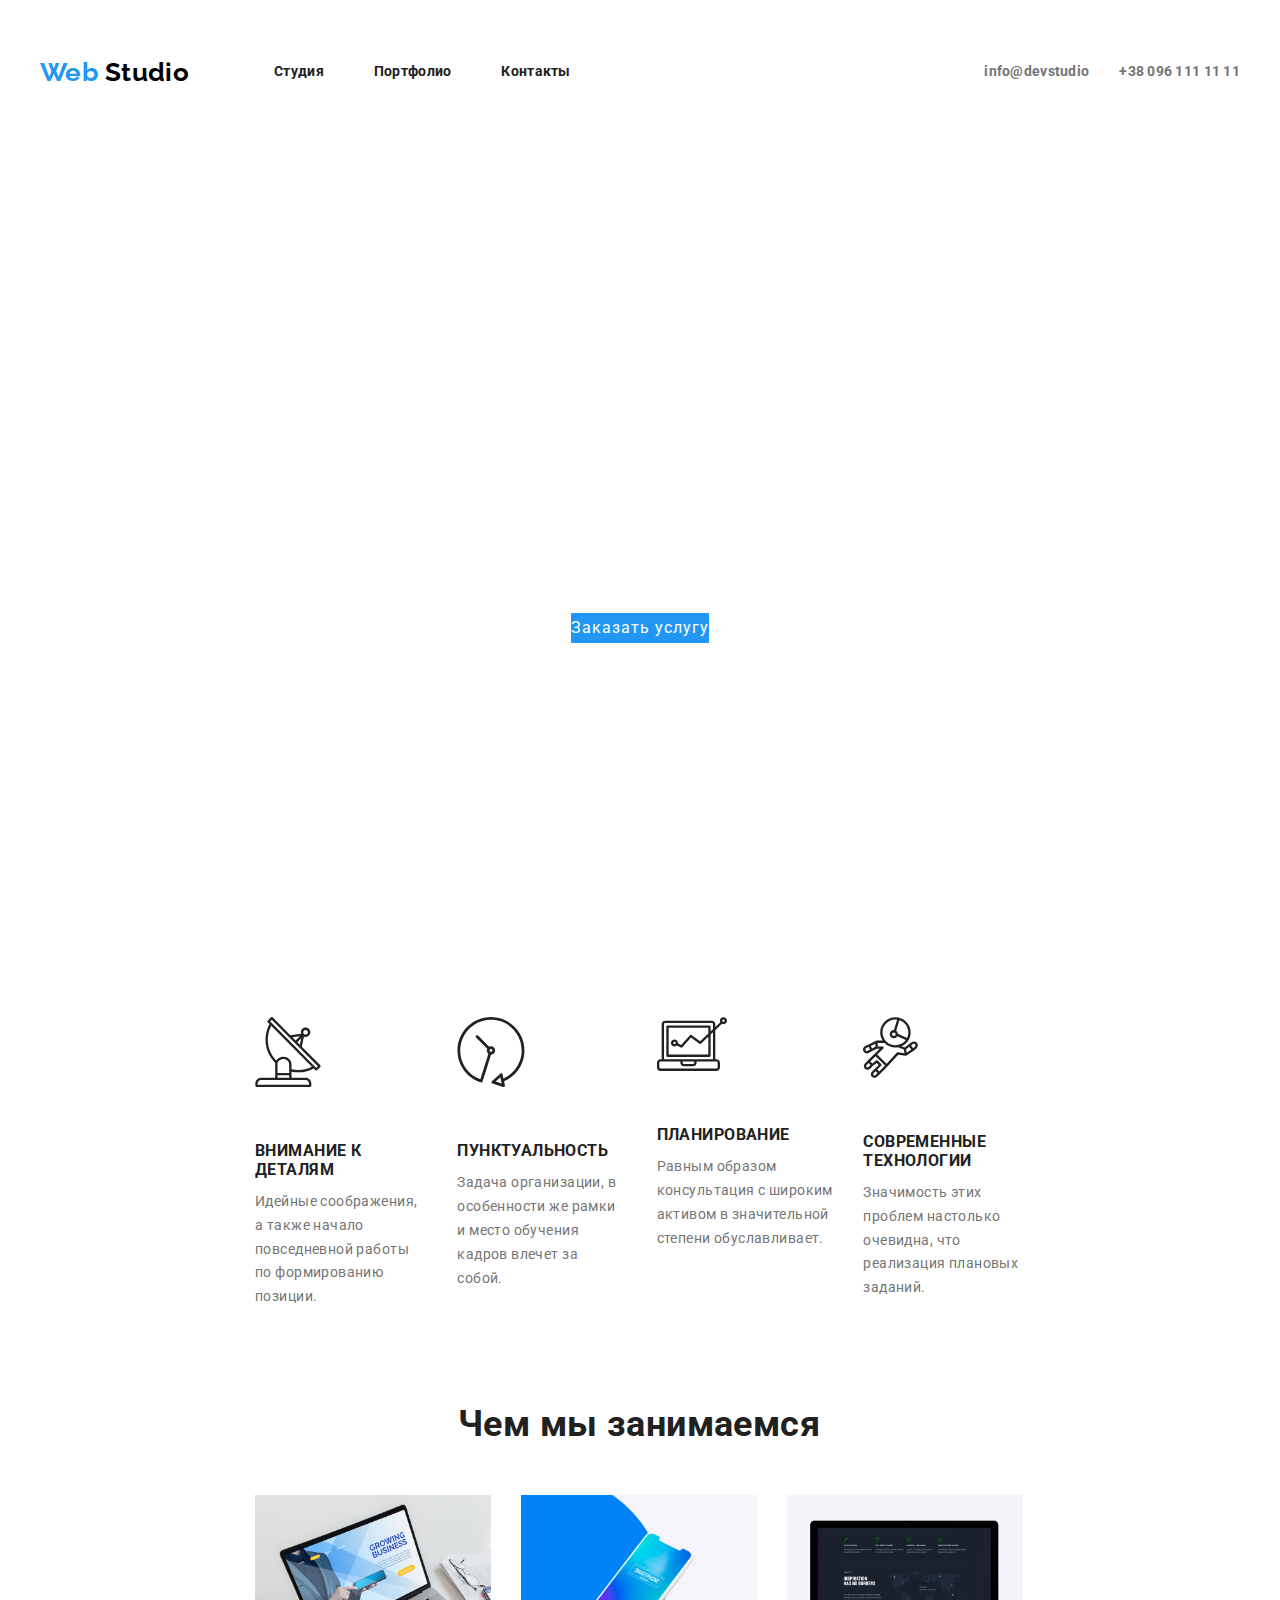
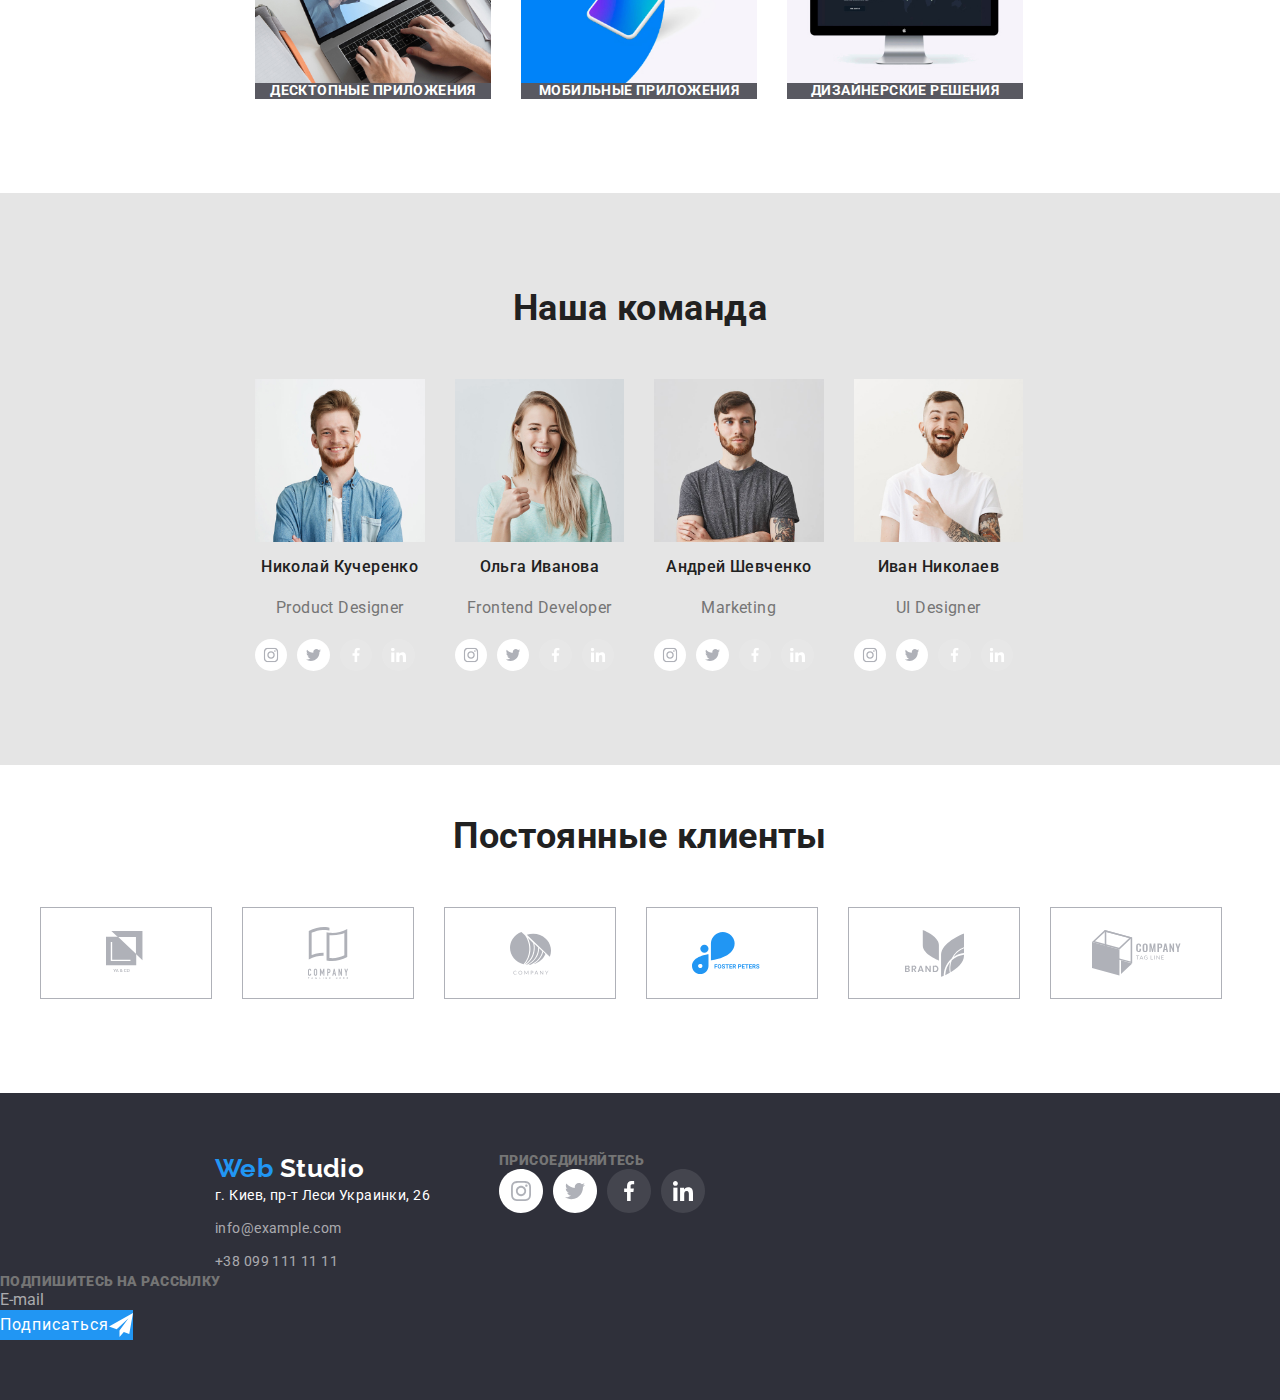
<file: index.html>
<!DOCTYPE html>
<html lang="ru">
<head>
    <meta charset="UTF-8">
    <meta name="viewport" content="Верстка макета/">
    <title>Web Studio</title>
    <link href="https://fonts.googleapis.com/css2?family=Raleway:wght@100;600&family=Roboto:wght@100;400;500;700;900&display=swap" rel="stylesheet">
    <link rel="stylesheet" href="./css/normalize.css">
    <link rel="stylesheet" href="./css/styles.css">
</head>
<body>
    <!--ШАПКА САЙТА-->
    <header class="header">
    <div class="container">
    <nav class="navigation">
        <a class="logo-link" href="index.html" lang="en"><span class="web-link">Web </span>Studio</a>
        <ul class="navigation-list list">
            <li class="navigation-list-item">
            <a class="navigation-list-link link" href="index.html">Студия</a>    
            </li>
            <li class="navigation-list-item">
            <a class="navigation-list-link link" href="portfolio.html">Портфолио</a> 
            </li>
            <li class="navigation-list-item">
            <a class="navigation-list-link link" href="">Контакты</a> 
            </li>
        </ul>
    </nav>
    <ul class="header-adress list">
        <li>
            <a class="header-adress mail link" href="mailto:info@devstudio">info@devstudio</a>
        </li>
        <li>
            <a class="header-adress link" href="tel:380961111111">+38 096 111 11 11</a>
        </li>
    </ul>
    </div>
    </header>
    <main>
        <!--Заказ услуг-->
        <section class="hero">
            <H1 class="hero-title">ЭФФЕКТИВНЫЕ РЕШЕНИЯ ДЛЯ ВАШЕГО БИЗНЕСА</H1>
            <button class="modal-btn">Заказать услугу</button>
        </section>
        <!--Приоритеты компании-->
        <section>
            <h2 hidden>НАШИ ПРИОРИТЕТЫ</h2>
            <div class="container">
            <ul class="project list">
                <li class="project-link">
                    <img class="project-item" src="./images/Antena.svg" alt="фото антенки" width="66" height="70">
                    <h3 class="heading3">ВНИМАНИЕ К ДЕТАЛЯМ</h3>
                    <p class="project-description">
                        Идейные соображения, а также начало повседневной работы по формированию позиции.
                    </p>
                </li>
                <li class="project-link">
                    <img class="project-item" src="./images/Clock.svg" alt="фото часов" width="68" height="70">
                    <h3 class="heading3">ПУНКТУАЛЬНОСТЬ</h3>
                    <P class="project-description">
                        Задача организации, в особенности же рамки и место обучения кадров влечет за собой.
                    </P>
                </li>
                <li class="project-link">
                    <img class="project-item" src="./images/Nout.svg" alt="фото ноутбука" width="70" height="54">
                    <h3 class="heading3">ПЛАНИРОВАНИЕ</h3>
                    <P class="project-description">
                        Равным образом консультация с широким активом в значительной степени обуславливает.
                    </P>
                </li>
                <li class="project-link">
                    <img class="project-item" src="./images/Technical.svg" alt="фото инопланетянина" width="55" height="61">
                    <h3 class="heading3">СОВРЕМЕННЫЕ ТЕХНОЛОГИИ</h3>
                    <p class="project-description">
                        Значимость этих проблем настолько очевидна, что реализация плановых заданий.
                    </p>
                </li>
            </ul>
            </div>
        </section>
        <!--Виды деятельности-->
        <section>
            <div class="container">
            <div class="section-container">
            <h2 class="title2">Чем мы занимаемся</h2>
            <ul class="activities-list list">
                <li class="activities-link">
                    <img src="./images/img.jpg" alt="фото ноутбука" width="370" height="294">
                    <p class="activities">ДЕСКТОПНЫЕ ПРИЛОЖЕНИЯ</p>
                </li>
                <li class="activities-link">
                    <img src="./images/box.jpg" alt="фото телефона" width="370" height="294">
                    <p class="activities">МОБИЛЬНЫЕ ПРИЛОЖЕНИЯ</p>
                </li>
                <li class="activities-link">
                    <img src="./images/img(1).jpg" alt="фото монитора" width="370" height="294">
                    <p class="activities">ДИЗАЙНЕРСКИЕ РЕШЕНИЯ</p>
                </li>
            </ul>
            </div>
            </div>
        </section>
        <!--Наши сотрудники-->
        <section class="staff-list">
        <div class="container">
        <div class="container-title">
        <h2 class="title2">Наша команда</h2>
        </div>
         <div class="section-container">
            <ul class="about-staff-list list">
             <li class="staff-link">
                <img class="staff-img" src="./images/Photo1.jpg" alt="фото продуктового дизайнера" width="270" height="260">
                <h3 class="title3">Николай Кучеренко</h3>
                <p class="staff">Product Designer</p>
                    <ul class="social list">
                    <li class="social-link">
                        <a class="social-list-link link" href="" aria-label="иконка инстаграмма"></a>
                        <img src="./images/instagram.svg" alt="иконка инстаграмма">
                    </li>
                    <li class="social-link">
                        <a class="social-list-link link" href="" aria-label="иконка твиттера"></a>
                        <img src="./images/Twitter.svg" alt="иконка твиттера">
                    </li>
                    <li class="social-link">
                        <a class="social-list-link link" href="" aria-label="иконка фейсбука"></a>
                        <img src="./images/facebook.svg" alt="иконка фейсбука">
                    </li>
                    <li class="social-link">
                        <a class="social-list-link link" href="" aria-label="иконка ликедина"></a>
                        <img src="./images/LinkedIn.svg" alt="иконка ликедина">
                    </li>
                    </ul>
              </li>
              <li class="staff-link">
                <img class="staff-img" src="./images/Photo2.jpg" alt="фото разработчика" width="270" height="260">
                <h3 class="title3">Ольга Иванова</h3>
                <p class="staff">Frontend Developer</p>
                <ul class="social list">
                    <li class="social-link">
                        <a class="social-list-link link" href="" aria-label="иконка инстаграмма"></a>
                        <img src="./images/instagram.svg" alt="иконка инстаграмма">
                    </li>
                    <li class="social-link">
                        <a class="social-list-link link" href="" aria-label="иконка твиттера"></a>
                        <img src="./images/Twitter.svg" alt="иконка твиттера">
                    </li>
                    <li class="social-link">
                        <a class="social-list-link link" href="" aria-label="иконка фейсбука"></a>
                        <img src="./images/facebook.svg" alt="иконка фейсбука">
                    </li>
                    <li class="social-link">
                        <a class="social-list-link link" href="" aria-label="иконка ликедина"></a>
                        <img src="./images/LinkedIn.svg" alt="иконка ликедина">
                    </li>
                </ul>
              </li>
              <li class="staff-link">
                <img class="staff-img" src="./images/Photo3.jpg" alt="фото маркетолога" width="270" height="260">
                <h3 class="title3">Андрей Шевченко</h3>
                <p class="staff">Marketing</p>
                <ul class="social list">
                    <li class="social-link">
                        <a class="social-list-link link" href="" aria-label="иконка инстаграмма"></a>
                        <img src="./images/instagram.svg" alt="иконка инстаграмма">
                    </li>
                    <li class="social-link">
                        <a class="social-list-link link" href="" aria-label="иконка твиттера"></a>
                        <img src="./images/Twitter.svg" alt="иконка твиттера">
                    </li>
                    <li class="social-link">
                        <a class="social-list-link link" href="" aria-label="иконка фейсбука"></a>
                        <img src="./images/facebook.svg" alt="иконка фейсбука">
                    </li>
                    <li class="social-link">
                        <a class="social-list-link link" href="" aria-label="иконка ликедина"></a>
                        <img src="./images/LinkedIn.svg" alt="иконка ликедина">
                    </li>
                </ul>
              </li>
              <li class="staff-link">
                <img class="staff-img" src="./images/Photo4.jpg" alt="фото дизайнера" width="270" height="260">
                <h3 class="title3">Иван Николаев</h3>
                <p class="staff">UI Designer</p>
                <ul class="social list">
                        <li class="social-link">
                            <a class="social-list-link link" href="" aria-label="иконка инстаграмма"></a>
                            <img src="./images/instagram.svg" alt="иконка инстаграмма">
                        </li>
                        <li class="social-link">
                            <a class="social-list-link link" href="" aria-label="иконка твиттера"></a>
                            <img src="./images/Twitter.svg" alt="иконка твиттера">
                        </li>
                        <li class="social-link">
                            <a class="social-list-link link" href="" aria-label="иконка фейсбука"></a>
                            <img src="./images/facebook.svg" alt="иконка фейсбука">
                        </li>
                        <li class="social-link">
                            <a class="social-list-link link" href="" aria-label="иконка ликедина"></a>
                            <img src="./images/LinkedIn.svg" alt="иконка ликедина">
                        </li>
                </ul>
            </li>
        </ul>
         </div>
        </div>
        </section>
        <!--Клиенты-->
        <section>
            <div class="container">
            <div class="customer-container">    
            <h2 class="title2">Постоянные клиенты</h2>
            </div>
            <ul class="customer list">
                <li class="customer-link">
                    <a class="about-customer-link" href="">
                        <img src="./images/logo1.svg" alt="логотип компании1" width="40" height="52">
                    </a>
                </li>
                <li class="customer-link">
                    <a class="about-customer-link" href="">
                        <img src="./images/logo2.svg" alt="логотип компании2" width="40" height="52">
                    </a>
                </li>
                <li class="customer-link">
                    <a class="about-customer-link" href="">
                        <img src="./images/logo3.svg" alt="логотип компании3" width="41" height="43">
                    </a>
                </li>
                <li class="customer-link">
                    <a class="about-customer-link" href="">
                        <img src="./images/logo4.svg" alt="логотип компании4" width="80" height="43">
                    </a>
                </li>
                <li class="customer-link">
                    <a class="about-customer-link" href="">
                        <img src="./images/logo5.svg" alt="логотип компании5" width="59" height="47">
                    </a>
                </li>
                <li class="customer-link">
                    <a class="about-customer-link" href="">
                        <img src="./images/logo6.svg" alt="логотип компании6" width="89" height="46">
                    </a>
                </li>
            </ul>
            </div>
        </section>
    </main>
    <footer class="footer">
        <div class="containar">
        <div class="container-footer-adress">
        <div class="footer-containar">
        <a class="logo-footer link" href="index.html" lang="en"><span class="web-link">Web </span>Studio</a>
        <ul class="list">
            <li class="adress-footer-link">
                <address>
                <a class="adress link" href="https://goo.gl/maps/eEJU2auMTQiU7aT29" target="_blank">г. Киев, пр-т Леси Украинки, 26</a>
                </address>
            </li>
            <li class="adress-footer-link">
                <address>
                <a class="e-mail link" href="mailto:info@example.com">info@example.com</a>
                </address>
            </li>
            <li class="adress-footer-link">
                <address>
                <a class="tel link" href="tel:380991111111">+38 099 111 11 11</a>
                </address>
            </li>
        </ul>
        </div>
        <div class="social-container">
        <b class="footer-actions">ПРИСОЕДИНЯЙТЕСЬ</b>
        <ul class="social list">
            <li class="social-link">
                <a class="social-list-link link" href="" aria-label="иконка инстаграмма"></a>
                <img src="./images/instagram.svg" alt="иконка инстаграмма">
            </li>
            <li class="social-link">
                <a class="social-list-link link" href="" aria-label="иконка твиттера"></a>
                <img src="./images/Twitter.svg" alt="иконка твиттера">
            </li>
            <li class="social-link">
                <a class="social-list-link link" href="" aria-label="иконка фейсбука"></a>
                <img src="./images/facebook.svg" alt="иконка фейсбука">
            </li>
            <li class="social-link">
                <a class="social-list-link link" href="" aria-label="иконка ликедина"></a>
                <img src="./images/LinkedIn.svg" alt="иконка ликедина">
            </li>
        </ul>
        </div>
        </div>
        <b class="footer-actions">ПОДПИШИТЕСЬ НА РАССЫЛКУ</b>
        <button class="button-e-mail">E-mail</button>
        <button class="button-subscribe">Подписаться
            <img src="./images/icon.svg" alt=""></button>
        </div>
    </footer>
</body>
</html>
</file>
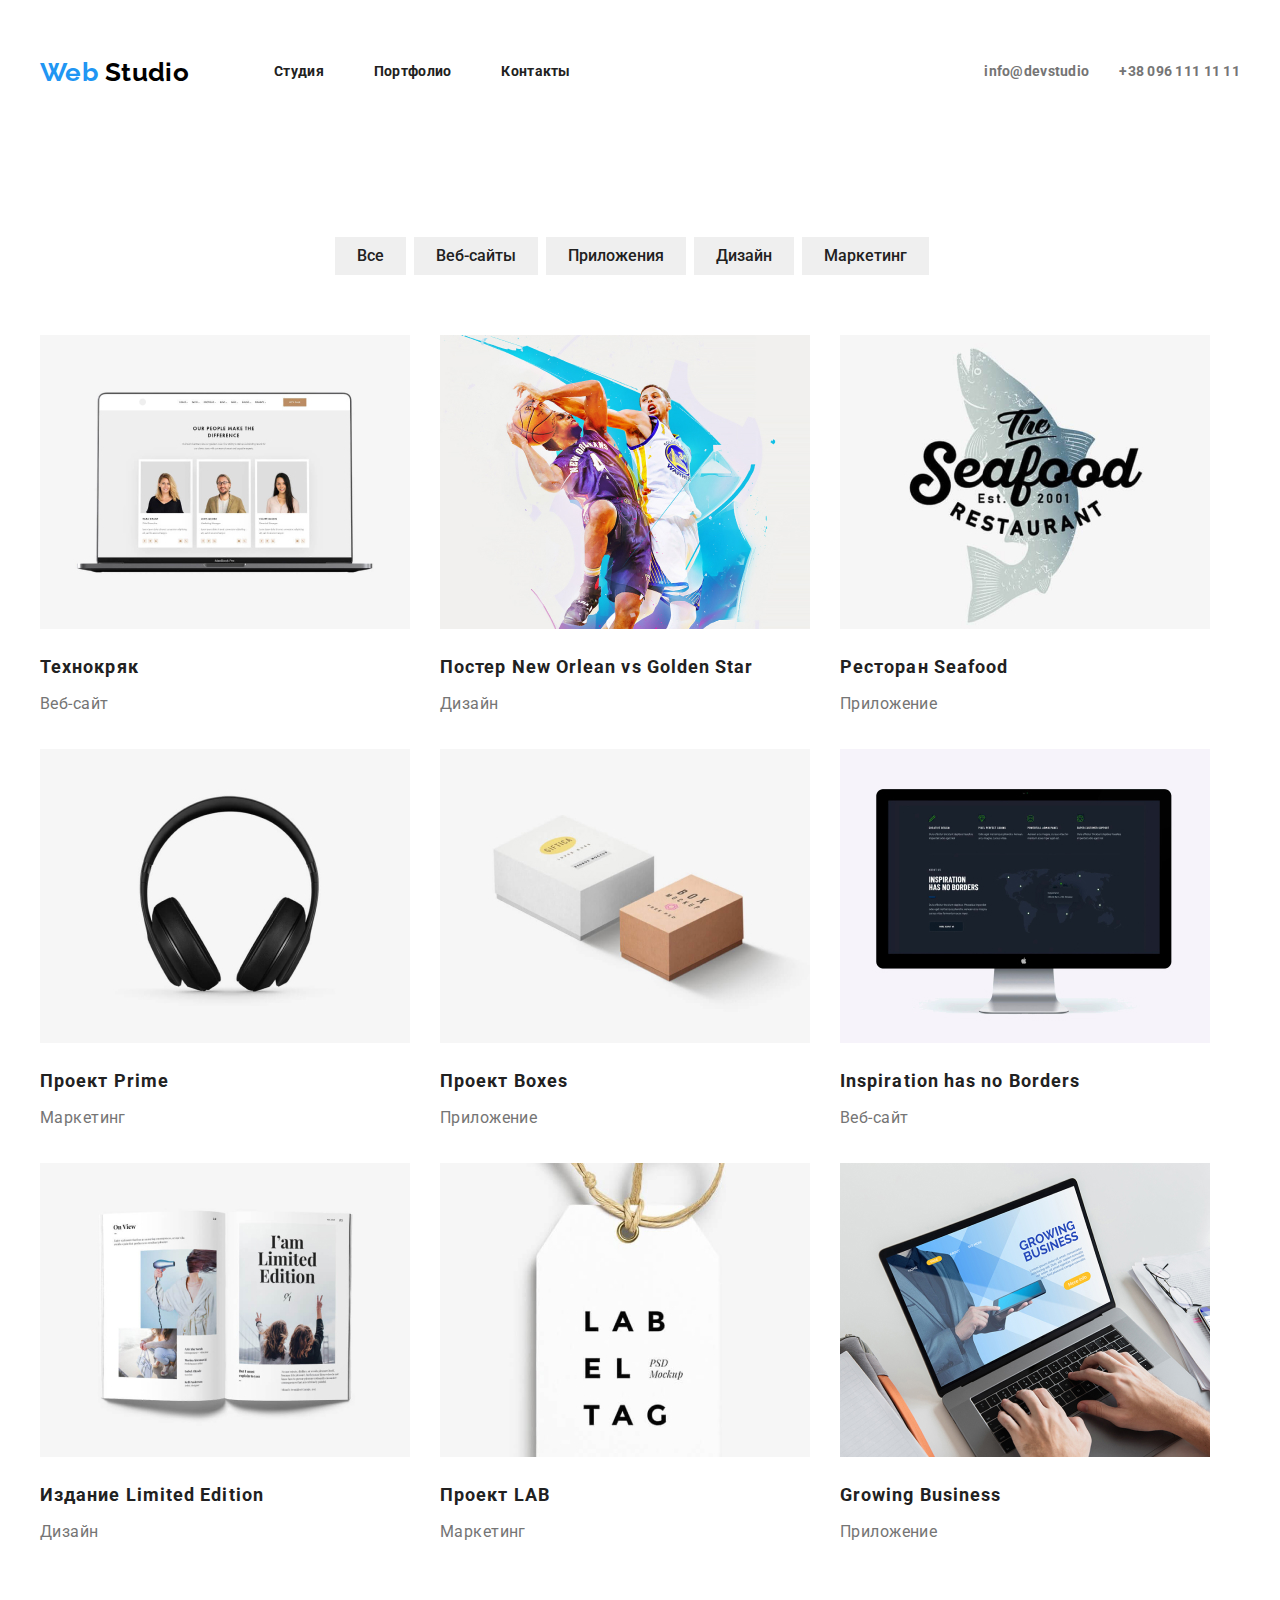
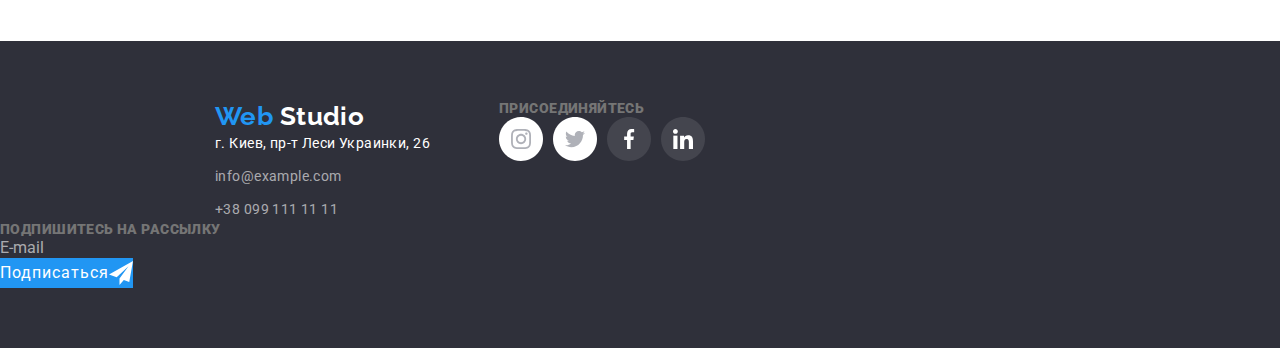
<file: portfolio.html>
<!DOCTYPE html>
<html lang="en">
<head>
    <meta charset="UTF-8">
    <meta name="viewport" content="width=device-width, initial-scale=1.0">
    <title>Document</title>
    <link href="https://fonts.googleapis.com/css2?family=Raleway:wght@100;600&family=Roboto:wght@100;400;500;700;900&display=swap" rel="stylesheet">
    <link rel="stylesheet" href="./css/normalize.css">
    <link rel="stylesheet" href="./css/styles.css">
</head>
<body>
    <!--ШАПКА САЙТА-->
    <header class="header">
        <div class="container">
        <nav class="navigation">
            <a class="logo-link" href="index.html" lang="en"><span class="web-link">Web </span>Studio</a>
            <ul class="navigation-list list">
                <li class="navigation-list-item">
                <a class="navigation-list-link link" href="index.html">Студия</a>    
                </li>
                <li class="navigation-list-item">
                <a class="navigation-list-link link" href="portfolio.html">Портфолио</a> 
                </li>
                <li class="navigation-list-item">
                <a class="navigation-list-link link" href="">Контакты</a> 
                </li>
            </ul>
        </nav>
        <ul class="header-adress list">
            <li>
                <a class="header-adress mail link" href="mailto:info@devstudio">info@devstudio</a>
            </li>
            <li>
                <a class="header-adress link" href="tel:380961111111">+38 096 111 11 11</a>
            </li>
        </ul>
        </div>
        </header>
    <main>
        <h1 hidden>Наши работы</h1>
        <div class="container">
        <ul class="our-work list">
            <li class="btn-our-work">
                <button class="button-our-work">Все</button>
            </li>
            <li class="btn-our-work">
                <button class="button-our-work">Веб-сайты</button>
            </li>
            <li class="btn-our-work">
                <button class="button-our-work">Приложения</button>
            </li>
            <li class="btn-our-work">
                <button class="button-our-work">Дизайн</button>
            </li>
            <li class="btn-our-work">
                <button class="button-our-work">Маркетинг</button>
            </li>
        </ul>
        </div>
        <h1 hidden>Все работы</h1>
        <div class="container-portfolio">
        <ul class="all-work-list list">
            <li class="all-work-link">
                <a class="all-work-project link" href="">
                <img  class="all-work-project-img" src="./images/img1.jpg" alt="фото сотрудников">
                <h2 class="all-work">Технокряк</h2>
                <p class="all-project">Веб-сайт</p>
                <p hidden>Технокряк это современная площадка распространения коронавируса. Компании используют эту платформу для цифрового шпионажа и атак на защищённые сервера конкурентов.</p>
                </a>
            </li>
            <li class="all-work-link">
                <a class="all-work-project link" href="">
                <img  class="all-work-project-img" src="./images/img2.jpg" alt="Постер">
                <h2 class="all-work">Постер New Orlean vs Golden Star</h2>
                <p class="all-project">Дизайн</p>
                </a>
            </li>
            <li class="all-work-link">
                <a class="all-work-project link" href="">
                <img  class="all-work-project-img" src="./images/img3.jpg" alt="Фото логотипа проекта ресторан Seafood">
                <h2 class="all-work">Ресторан Seafood</h2>
                <p class="all-project">Приложение</p>
                </a>
            </li>
            <li class="all-work-link">
                <a class="all-work-project link" href="">
                <img  class="all-work-project-img" src="./images/img4.jpg" alt="Фото логотипа Проект Prime">
                <h2 class="all-work">Проект Prime</h2>
                <p class="all-project">Маркетинг</p>
                </a>
            </li>
            <li class="all-work-link">
                <a class="all-work-project link" href="">
                <img  class="all-work-project-img" src="./images/img5.jpg" alt="Фото логотипа Проект Boxes">
                <h2 class="all-work">Проект Boxes</h2>
                <p class="all-project">Приложение</p>
                </a>
            </li>
            <li class="all-work-link">
                <a class="all-work-project link" href="">
                <img  class="all-work-project-img" src="./images/img6.jpg" alt="Фото логотипа проекта Inspiration has no Borders">
                <h2 class="all-work">Inspiration has no Borders</h2>
                <p class="all-project">Веб-сайт</p>
                </a>
            </li>
            <li class="all-work-link">
                <a class="all-work-project link" href="">
                <img  class="all-work-project-img" src="./images/img7.jpg" alt="Фото логотипа проекта Издание Limited Edition">
                <h2 class="all-work">Издание Limited Edition</h2>
                <p class="all-project">Дизайн</p>
                </a>
            </li>
            <li class="all-work-link">
                <a class="all-work-project link" href="">
                <img  class="all-work-project-img" src="./images/img8.jpg" alt="Фото логотипа Проект LAB">
                <h2 class="all-work">Проект LAB</h2>
                <p class="all-project">Маркетинг</p>
                </a>
            </li>
            <li class="all-work-link">
                <a class="all-work-project link" href="">
                <img class="all-work-project-img" src="./images/img9.jpg" alt="Фото логотипа проекта Growing Business">
                <h2 class="all-work">Growing Business</h2>
                <p class="all-project">Приложение</p>
                </a>
            </li>
        </ul>
        </div>
    </main>
    <footer class="footer">
        <div class="containar">
        <div class="container-footer-adress">
        <div class="footer-containar">
        <a class="logo-footer link" href="index.html" lang="en"><span class="web-link">Web </span>Studio</a>
        <ul class="list">
            <li class="adress-footer-link">
                <address>
                <a class="adress link" href="https://goo.gl/maps/eEJU2auMTQiU7aT29" target="_blank">г. Киев, пр-т Леси Украинки, 26</a>
                </address>
            </li>
            <li class="adress-footer-link">
                <address>
                <a class="e-mail link" href="mailto:info@example.com">info@example.com</a>
                </address>
            </li>
            <li class="adress-footer-link">
                <address>
                <a class="tel link" href="tel:380991111111">+38 099 111 11 11</a>
                </address>
            </li>
        </ul>
        </div>
        <div class="social-container">
        <b class="footer-actions">ПРИСОЕДИНЯЙТЕСЬ</b>
        <ul class="social list">
            <li class="social-link">
                <a class="social-list-link link" href="" aria-label="иконка инстаграмма"></a>
                <img src="./images/instagram.svg" alt="иконка инстаграмма">
            </li>
            <li class="social-link">
                <a class="social-list-link link" href="" aria-label="иконка твиттера"></a>
                <img src="./images/Twitter.svg" alt="иконка твиттера">
            </li>
            <li class="social-link">
                <a class="social-list-link link" href="" aria-label="иконка фейсбука"></a>
                <img src="./images/facebook.svg" alt="иконка фейсбука">
            </li>
            <li class="social-link">
                <a class="social-list-link link" href="" aria-label="иконка ликедина"></a>
                <img src="./images/LinkedIn.svg" alt="иконка ликедина">
            </li>
        </ul>
        </div>
        </div>
        <b class="footer-actions">ПОДПИШИТЕСЬ НА РАССЫЛКУ</b>
        <button class="button-e-mail">E-mail</button>
        <button class="button-subscribe">Подписаться
            <img src="./images/icon.svg" alt=""></button>
        </div>
    </footer>
</body>
</html>
</file>
<file: css/styles.css>
:root{
--main-font: Roboto;
--secondary-font: Raleway;
--title-dark-theme: #ffffff;
--accent-color: #2196F3;
}

body {
font-family: var(--main-font);
font-style: normal;
font-weight: bold;
font-size: 14px;
line-height: 1.14;
letter-spacing: 0.03em;
background-color: #ffffff;
color: #757575;
}

h1,
h2,
h3{
margin: 0%;
}

button{
border: 0;
padding: 0%;
}

p{
margin: 0%;
}

img{
display: block;
max-width: 100%;
height: auto;
}
 
.link {
text-decoration: none;
}

.list {
list-style: none;
padding: 0; 
margin: 0;
}

/*Header*/

.logo-link, 
.web-link {
font-family: var(--secondary-font);
font-size: 26px;
line-height: 1.19; 
text-decoration: none;   
}

.logo-link {
color: #000000;
margin-right: 85px;
}
.web-link {   
color: var(--accent-color);
}

.navigation-list-link,
.header-adress {
letter-spacing: 0.02em;
padding-top: 32px;
padding-bottom: 32px;
}

.navigation-list-link {
color: #212121;
}

.header-adress {
color: #757575;
}

.navigation-list-link:hover,
.navigation-list-link:focus,
.header-adress:hover,
.header-adress:focus {
color: var(--accent-color);
}

.hero-title{
font-weight: 900;
font-size: 44px;
line-height: 1.36;
text-align: center;
letter-spacing: 0.06em;
text-transform: uppercase;
color: var(--title-dark-theme);
margin-bottom: 30px;
}

.modal-btn{
font-size: 16px;
line-height: 1.88;
align-items: center;
text-align: center;
letter-spacing: 0.06em;
color: var(--title-dark-theme);
background-color: var(--accent-color);
display: block;
margin: auto;
}

.heading3{
text-transform: uppercase;
color: #212121;
margin-bottom: 10px;
}

.project-description {
font-weight: normal;
font-size: 14px;
line-height: 1.71;
}

.title2{
font-size: 36px;
line-height: 1.17;
text-align: center;
color: #212121;
margin-bottom: 50px;
}

.staff-list{
background: #E5E5E5
}

.activities{
text-align: center;
text-transform: uppercase;
color: var(--title-dark-theme);
background: rgba(47, 48, 58, 0.8);
}

.title3{
font-weight: 500;
font-size: 16px;
line-height: 1.89;
text-align: center;
color: #212121;
margin-bottom: 10px;
}

.staff {
font-weight: normal;
font-size: 16px;
line-height: 1.89;
text-align: center;
}

/*Footer*/
.adress{
font-weight: normal;
font-style: normal;
font-size: 14px;
line-height: 1.71;
color: var(--title-dark-theme);
}

.e-mail,
.tel {
font-style: normal;
font-weight: normal;
font-size: 14px;
line-height: 1.71;
color: rgba(255, 255, 255, 0.6);
}

.footer{
background: #2F303A;
}

.logo-footer{
font-family: var(--secondary-font);
font-size: 26px;
line-height: 1.19;    
color: var(--title-dark-theme);
margin-bottom: 20px;
}

.foter-actions{
text-transform: uppercase;
color: var(--title-dark-theme);
}

.button-e-mail{
font-weight: normal;
font-size: 16px;
line-height: 1.25;
display: flex;
align-items: center;
color: rgba(255, 255, 255, 0.6);
background: #2F303A; ;
}

.button-subscribe{
font-size: 16px;
line-height: 1.88;
display: flex;
align-items: center;
text-align: center;
letter-spacing: 0.06em;
color: var(--title-dark-theme);
background: var(--accent-color);
}

/*Portfolio*/

.button-our-work{
font-weight: 500;
font-size: 16px;
line-height: 1.63;
text-align: center;
color: #212121;
}

.button-our-work:hover,
.button-our-work:focus {
background-color: var(--accent-color) ;
color: var(--title-dark-theme);
}

.all-work{
font-size: 18px;
line-height: 2;
letter-spacing: 0.06em;
color: #212121;
}

.all-project{
font-weight: normal;
font-size: 16px;
line-height: 1.88;
color: #757575;
}

.container{
width: 1200px;
padding-left: 15px;
padding-right: 15px;
margin-left: auto;
margin-right: auto;
}

.navigation-list{
display: flex;
}

.navigation-list-item:not(:last-child){
margin-right: 50px;
}

.navigation{
display: flex;
align-items: center;
}

.header .container{
display: flex;
justify-content: space-between;
}

.header-adress{
display: flex;
}

.mail{
margin-right: 30px;
}

.hero{
padding-left: 452px;
padding-right: 452px;
padding-top: 200px;
padding-bottom: 280px;
}

.project{
display: flex; 
padding-left: 215px;
padding-right: 216.93px;
padding-top: 94px;
padding-bottom: 94px;
}

.project-item{
margin-bottom: 55px;
}

.project-link:not(:last-child){
margin-right: 30px;
}

.activities-list{
display: flex;
}
.section-container{
padding-left: 215px;
padding-right: 216.93px;
padding-bottom: 94px;
}

.item-section-container{
display: flex;
}

.container-title{
padding-top: 94px;
}

.activities-link:not(:last-child){
margin-right: 30px;
}

.staff-link:not(:last-child){
margin-right: 30px;
}

.staff-img{
margin-bottom: 30px;
}

.staff{
margin-bottom: 16px;
}

.about-staff-list{
display: flex;
}

.staff-img{
margin-bottom: 10px;
}

.customer{
display: flex;
padding-bottom: 94px;
}

.customer-link:not(:last-child){
margin-right: 30px;
}

.social{
display: flex;
}

.social-link{
margin-right: 10px;
}

.customer-container{
padding-top: 50px;
}

.about-customer-link{
display: flex;
width: 170px;
height: 90px;
border: 1px solid #AFB1B8;
justify-content: center;
align-items: center;
}

.footer{
display: flex;
padding-top: 60px;
padding-bottom: 60px;
}

.adress-footer-link:not(:last-child){
margin-bottom: 9px;
}

.footer-actions{
margin-bottom: 20px;
}

.footer-containar{
padding-left: 215px;

}

.container-footer-adress{
display: flex;
}

.social-container{
    padding-left: 69px;
}

.container-portfolio{
width: 1200px;
padding-left: 15px;
padding-right: 15px;
margin-left: auto;
margin-right: auto;
padding-bottom: 94px;
padding-top: 26px;
}

.our-work{
display: flex; 
padding-left: 295px;
padding-top: 93px;
padding-bottom: 34px;
}
.button-our-work{
    padding-right: 22px;
    padding-left: 22px;
    padding-top: 6px;
    padding-bottom: 6px;
}

.btn-our-work:not(:last-child){
margin-right: 8px;
}

.all-work-list{
    display: flex;
    flex-wrap: wrap;
}

.all-work-link:not(:nth-child(3n+3)){
    margin-right: 30px;
}

.all-work-link:nth-last-child(n+4){
    margin-bottom: 30px;
}
.all-work-project-img{
    margin-bottom: 20px;
}

.all-work{
    margin-bottom: 4px;
}
</file>
